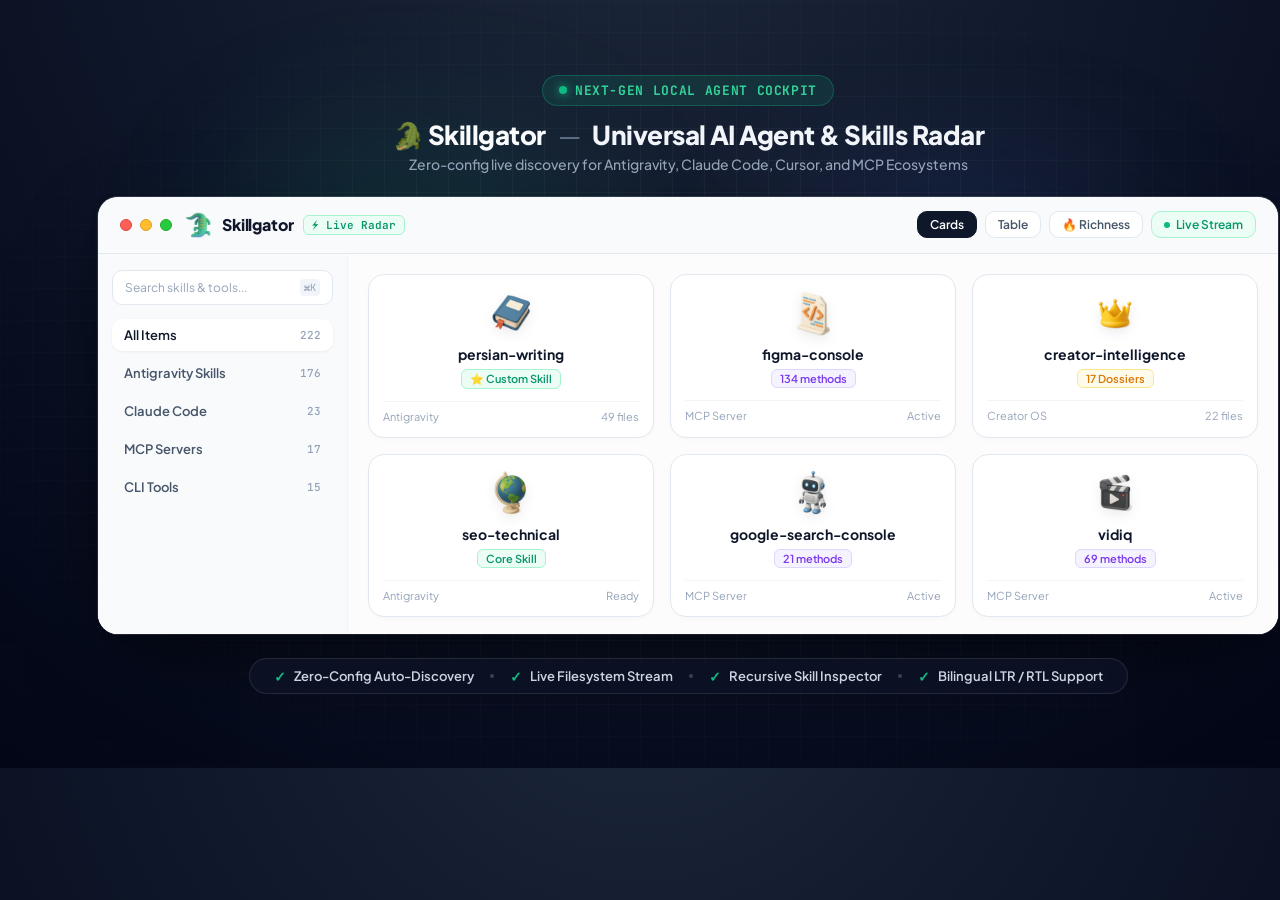
<file: banner_gen.html>
<!DOCTYPE html>
<html>
<head>
  <meta charset="UTF-8">
  <link rel="preconnect" href="https://fonts.googleapis.com">
  <link rel="preconnect" href="https://fonts.gstatic.com" crossorigin>
  <link href="https://fonts.googleapis.com/css2?family=Plus+Jakarta+Sans:wght@400;500;600;700;800&family=JetBrains+Mono:wght@400;500;600&display=swap" rel="stylesheet">
  <style>
    * { margin: 0; padding: 0; box-sizing: border-box; }
    
    body {
      width: 1376px;
      height: 768px;
      background: radial-gradient(circle at 50% -20%, #1e293b 0%, #0f172a 45%, #020617 100%);
      font-family: 'Plus Jakarta Sans', -apple-system, BlinkMacSystemFont, sans-serif;
      display: flex;
      flex-direction: column;
      align-items: center;
      justify-content: center;
      overflow: hidden;
      position: relative;
      color: #0f172a;
    }
    
    /* Background grid and glows */
    .grid-pattern {
      position: absolute;
      inset: 0;
      background-image: 
        linear-gradient(to right, rgba(255, 255, 255, 0.04) 1px, transparent 1px),
        linear-gradient(to bottom, rgba(255, 255, 255, 0.04) 1px, transparent 1px);
      background-size: 32px 32px;
      mask-image: radial-gradient(ellipse at center, rgba(0,0,0,1) 40%, rgba(0,0,0,0) 85%);
      pointer-events: none;
    }

    .ambient-glow-emerald {
      position: absolute;
      width: 650px;
      height: 400px;
      background: radial-gradient(circle, rgba(16, 185, 129, 0.22) 0%, rgba(16, 185, 129, 0.04) 55%, transparent 70%);
      filter: blur(60px);
      top: 40%;
      left: 30%;
      transform: translate(-50%, -50%);
      pointer-events: none;
    }

    .ambient-glow-blue {
      position: absolute;
      width: 650px;
      height: 400px;
      background: radial-gradient(circle, rgba(59, 130, 246, 0.20) 0%, rgba(99, 102, 241, 0.05) 55%, transparent 70%);
      filter: blur(60px);
      top: 45%;
      left: 70%;
      transform: translate(-50%, -50%);
      pointer-events: none;
    }

    /* Top Headline Badge & Title */
    .hero-header {
      position: relative;
      z-index: 20;
      text-align: center;
      margin-bottom: 24px;
    }

    .badge-wrap {
      display: inline-flex;
      align-items: center;
      gap: 8px;
      padding: 6px 16px;
      background: rgba(16, 185, 129, 0.12);
      border: 1px solid rgba(16, 185, 129, 0.3);
      border-radius: 9999px;
      margin-bottom: 12px;
      backdrop-filter: blur(12px);
    }

    .badge-dot {
      width: 8px;
      height: 8px;
      background: #10b981;
      border-radius: 50%;
      box-shadow: 0 0 10px #10b981;
    }

    .badge-text {
      color: #34d399;
      font-size: 13px;
      font-weight: 700;
      letter-spacing: 0.05em;
      text-transform: uppercase;
      font-family: 'JetBrains Mono', monospace;
    }

    .hero-title {
      font-size: 26px;
      font-weight: 800;
      color: #f8fafc;
      letter-spacing: -0.02em;
      display: flex;
      align-items: center;
      justify-content: center;
      gap: 12px;
    }

    .hero-subtitle {
      font-size: 14px;
      color: #94a3b8;
      font-weight: 500;
      margin-top: 4px;
    }

    /* Floating Showcase Mockup Window */
    .mockup-window {
      position: relative;
      z-index: 10;
      width: 1180px;
      background: rgba(255, 255, 255, 0.98);
      border-radius: 20px;
      box-shadow: 
        0 30px 80px -20px rgba(0, 0, 0, 0.65),
        0 0 0 1px rgba(255, 255, 255, 0.15),
        0 2px 8px rgba(0, 0, 0, 0.1);
      overflow: hidden;
      display: flex;
      flex-direction: column;
    }

    /* macOS Window Bar */
    .window-header {
      padding: 14px 22px;
      background: #f8fafc;
      border-bottom: 1px solid #e2e8f0;
      display: flex;
      align-items: center;
      justify-content: space-between;
    }

    .window-controls {
      display: flex;
      align-items: center;
      gap: 8px;
    }

    .control-dot {
      width: 12px;
      height: 12px;
      border-radius: 50%;
    }
    .dot-red { background: #ff5f56; border: 1px solid #e0443e; }
    .dot-yellow { background: #ffbd2e; border: 1px solid #dea123; }
    .dot-green { background: #27c93f; border: 1px solid #1aab29; }

    .brand-left {
      display: flex;
      align-items: center;
      gap: 10px;
      margin-left: 12px;
    }

    .brand-title {
      font-size: 16px;
      font-weight: 800;
      color: #0f172a;
      letter-spacing: -0.01em;
    }

    .brand-badge {
      font-size: 11px;
      font-family: 'JetBrains Mono', monospace;
      font-weight: 600;
      color: #059669;
      background: #ecfdf5;
      padding: 2px 8px;
      border-radius: 6px;
      border: 1px solid #a7f3d0;
    }

    .header-pills {
      display: flex;
      align-items: center;
      gap: 8px;
    }

    .header-pill {
      font-size: 12px;
      font-weight: 600;
      color: #475569;
      padding: 5px 12px;
      border-radius: 10px;
      background: #ffffff;
      border: 1px solid #e2e8f0;
      display: flex;
      align-items: center;
      gap: 6px;
    }
    .header-pill.active {
      background: #0f172a;
      color: #ffffff;
      border-color: #0f172a;
    }

    /* Window Body */
    .window-body {
      display: flex;
      height: 380px;
      background: #ffffff;
    }

    /* Left Sidebar */
    .sidebar {
      width: 250px;
      padding: 16px 14px;
      border-right: 1px solid #f1f5f9;
      background: #f8fafc;
      display: flex;
      flex-direction: column;
      gap: 6px;
    }

    .search-mock {
      background: #ffffff;
      border: 1px solid #e2e8f0;
      border-radius: 10px;
      padding: 8px 12px;
      font-size: 12px;
      color: #94a3b8;
      display: flex;
      align-items: center;
      justify-content: space-between;
      margin-bottom: 8px;
    }

    .sidebar-item {
      padding: 8px 12px;
      border-radius: 10px;
      font-size: 13px;
      font-weight: 600;
      color: #475569;
      display: flex;
      align-items: center;
      justify-content: space-between;
    }
    .sidebar-item.active {
      background: #ffffff;
      color: #0f172a;
      box-shadow: 0 1px 3px rgba(0,0,0,0.06);
    }
    .sidebar-count {
      font-size: 11px;
      font-family: 'JetBrains Mono', monospace;
      color: #94a3b8;
      font-weight: 500;
    }

    /* Cards Grid */
    .main-grid {
      flex: 1;
      padding: 20px;
      display: grid;
      grid-template-columns: repeat(3, 1fr);
      gap: 16px;
      background: #fcfcfd;
    }

    .card {
      background: #ffffff;
      border: 1px solid #e2e8f0;
      border-radius: 16px;
      padding: 14px;
      display: flex;
      flex-direction: column;
      align-items: center;
      text-align: center;
      box-shadow: 0 2px 4px rgba(0,0,0,0.02);
      position: relative;
    }

    .card-icon {
      width: 48px;
      height: 48px;
      margin-bottom: 8px;
      display: flex;
      align-items: center;
      justify-content: center;
    }
    .card-icon img {
      width: 100%;
      height: 100%;
      object-fit: contain;
      filter: drop-shadow(0 4px 6px rgba(0,0,0,0.08));
    }

    .card-title {
      font-size: 14px;
      font-weight: 700;
      color: #0f172a;
      margin-bottom: 6px;
      white-space: nowrap;
      overflow: hidden;
      text-overflow: ellipsis;
      max-width: 100%;
    }

    .card-tag {
      font-size: 11px;
      font-weight: 600;
      color: #059669;
      background: #ecfdf5;
      padding: 2px 8px;
      border-radius: 6px;
      border: 1px solid #a7f3d0;
    }
    .card-tag.purple {
      color: #7c3aed;
      background: #f5f3ff;
      border-color: #ddd6fe;
    }
    .card-tag.amber {
      color: #d97706;
      background: #fffbeb;
      border-color: #fde68a;
    }

    .card-footer {
      width: 100%;
      margin-top: 12px;
      padding-top: 8px;
      border-top: 1px solid #f1f5f9;
      display: flex;
      justify-content: space-between;
      font-size: 11px;
      color: #94a3b8;
    }

    /* Bottom Features Ribbon */
    .banner-footer {
      position: relative;
      z-index: 20;
      margin-top: 24px;
      display: flex;
      align-items: center;
      gap: 16px;
      background: rgba(15, 23, 42, 0.6);
      padding: 8px 24px;
      border-radius: 9999px;
      border: 1px solid rgba(255, 255, 255, 0.1);
      backdrop-filter: blur(10px);
    }

    .banner-feature {
      display: flex;
      align-items: center;
      gap: 8px;
      color: #cbd5e1;
      font-size: 13px;
      font-weight: 600;
    }

    .feature-check {
      color: #10b981;
      font-size: 14px;
    }

    .dot-separator {
      width: 4px;
      height: 4px;
      background: rgba(255, 255, 255, 0.2);
      border-radius: 50%;
    }
  </style>
</head>
<body>
  <div class="grid-pattern"></div>
  <div class="ambient-glow-emerald"></div>
  <div class="ambient-glow-blue"></div>

  <!-- Hero Header -->
  <div class="hero-header">
    <div class="badge-wrap">
      <span class="badge-dot"></span>
      <span class="badge-text">Next-Gen Local Agent Cockpit</span>
    </div>
    <div class="hero-title">
      <span>🐊 Skillgator</span>
      <span style="color:#64748b; font-weight:400;">—</span>
      <span style="color:#f1f5f9;">Universal AI Agent & Skills Radar</span>
    </div>
    <div class="hero-subtitle">
      Zero-config live discovery for Antigravity, Claude Code, Cursor, and MCP Ecosystems
    </div>
  </div>

  <!-- Floating Mockup Window -->
  <div class="mockup-window">
    <div class="window-header">
      <div style="display:flex; align-items:center;">
        <div class="window-controls">
          <span class="control-dot dot-red"></span>
          <span class="control-dot dot-yellow"></span>
          <span class="control-dot dot-green"></span>
        </div>
        <div class="brand-left">
          <img src="assets/crocodile_3d.png" style="width: 28px; height: 28px; object-fit: contain;">
          <span class="brand-title">Skillgator</span>
          <span class="brand-badge">⚡ Live Radar</span>
        </div>
      </div>
      
      <div class="header-pills">
        <span class="header-pill active">Cards</span>
        <span class="header-pill">Table</span>
        <span class="header-pill">🔥 Richness</span>
        <span class="header-pill" style="color: #059669; background: #ecfdf5; border-color: #a7f3d0;">
          <span style="width:6px; height:6px; background:#10b981; border-radius:50%; display:inline-block;"></span>
          Live Stream
        </span>
      </div>
    </div>

    <div class="window-body">
      <!-- Sidebar -->
      <div class="sidebar">
        <div class="search-mock">
          <span>Search skills & tools...</span>
          <span style="font-family:'JetBrains Mono'; font-size:10px; background:#f1f5f9; padding:2px 4px; border-radius:4px;">⌘K</span>
        </div>
        <div class="sidebar-item active">
          <span>All Items</span>
          <span class="sidebar-count">222</span>
        </div>
        <div class="sidebar-item">
          <span>Antigravity Skills</span>
          <span class="sidebar-count">176</span>
        </div>
        <div class="sidebar-item">
          <span>Claude Code</span>
          <span class="sidebar-count">23</span>
        </div>
        <div class="sidebar-item">
          <span>MCP Servers</span>
          <span class="sidebar-count">17</span>
        </div>
        <div class="sidebar-item">
          <span>CLI Tools</span>
          <span class="sidebar-count">15</span>
        </div>
      </div>

      <!-- Main Grid Cards -->
      <div class="main-grid">
        <div class="card">
          <div class="card-icon"><img src="assets/thiings/book.png"></div>
          <div class="card-title">persian-writing</div>
          <span class="card-tag">⭐ Custom Skill</span>
          <div class="card-footer">
            <span>Antigravity</span>
            <span>49 files</span>
          </div>
        </div>

        <div class="card">
          <div class="card-icon"><img src="assets/thiings/code.png"></div>
          <div class="card-title">figma-console</div>
          <span class="card-tag purple">134 methods</span>
          <div class="card-footer">
            <span>MCP Server</span>
            <span>Active</span>
          </div>
        </div>

        <div class="card">
          <div class="card-icon"><img src="assets/thiings/crown.png"></div>
          <div class="card-title">creator-intelligence</div>
          <span class="card-tag amber">17 Dossiers</span>
          <div class="card-footer">
            <span>Creator OS</span>
            <span>22 files</span>
          </div>
        </div>

        <div class="card">
          <div class="card-icon"><img src="assets/thiings/globe.png"></div>
          <div class="card-title">seo-technical</div>
          <span class="card-tag">Core Skill</span>
          <div class="card-footer">
            <span>Antigravity</span>
            <span>Ready</span>
          </div>
        </div>

        <div class="card">
          <div class="card-icon"><img src="assets/thiings/robot.png"></div>
          <div class="card-title">google-search-console</div>
          <span class="card-tag purple">21 methods</span>
          <div class="card-footer">
            <span>MCP Server</span>
            <span>Active</span>
          </div>
        </div>

        <div class="card">
          <div class="card-icon"><img src="assets/thiings/video.png"></div>
          <div class="card-title">vidiq</div>
          <span class="card-tag purple">69 methods</span>
          <div class="card-footer">
            <span>MCP Server</span>
            <span>Active</span>
          </div>
        </div>
      </div>
    </div>
  </div>

  <!-- Bottom Features Ribbon -->
  <div class="banner-footer">
    <div class="banner-feature">
      <span class="feature-check">✓</span>
      <span>Zero-Config Auto-Discovery</span>
    </div>
    <div class="dot-separator"></div>
    <div class="banner-feature">
      <span class="feature-check">✓</span>
      <span>Live Filesystem Stream</span>
    </div>
    <div class="dot-separator"></div>
    <div class="banner-feature">
      <span class="feature-check">✓</span>
      <span>Recursive Skill Inspector</span>
    </div>
    <div class="dot-separator"></div>
    <div class="banner-feature">
      <span class="feature-check">✓</span>
      <span>Bilingual LTR / RTL Support</span>
    </div>
  </div>
</body>
</html>
</file>
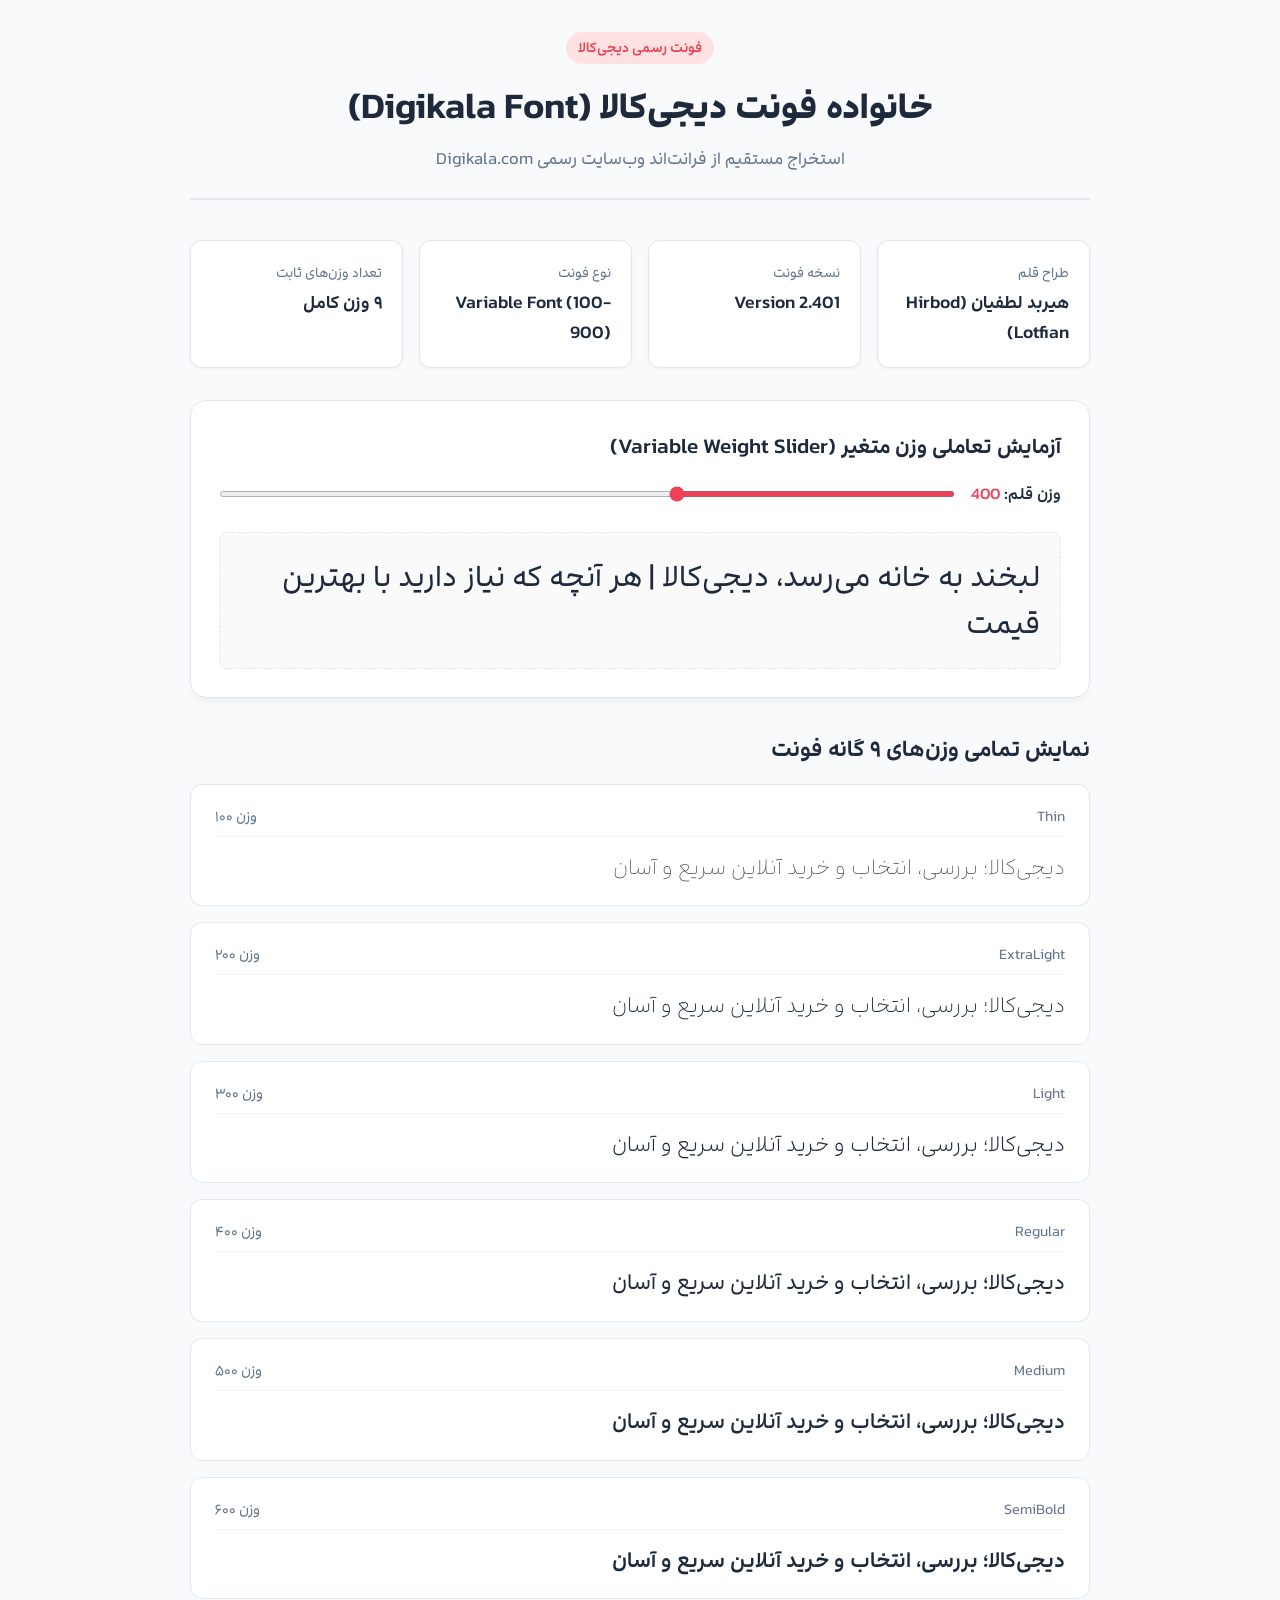
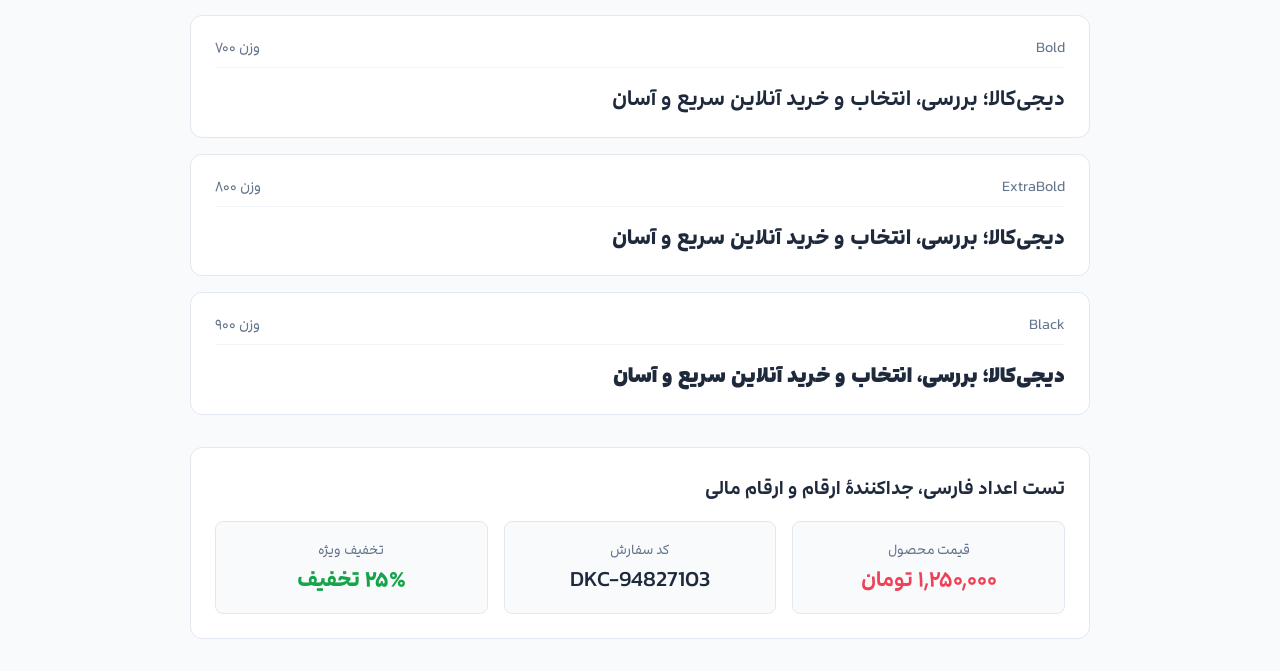
<file: fonts/preview.html>
<!DOCTYPE html>
<html lang="fa" dir="rtl">
<head>
  <meta charset="UTF-8">
  <meta name="viewport" content="width=device-width, initial-scale=1.0">
  <title>پیش‌نمایش فونت اختصاصی دیجی‌کالا (Digikala Font)</title>
  <link rel="stylesheet" href="digikala-font.css">
  <style>
    :root {
      --bg-color: #f8fafc;
      --card-bg: #ffffff;
      --text-main: #1e293b;
      --text-muted: #64748b;
      --primary: #ef4056;
      --border: #e2e8f0;
    }

    * {
      box-sizing: border-box;
      margin: 0;
      padding: 0;
    }

    body {
      font-family: 'Digikala', system-ui, sans-serif;
      background-color: var(--bg-color);
      color: var(--text-main);
      padding: 2rem 1rem;
      line-height: 1.7;
      direction: rtl;
    }

    .container {
      max-width: 900px;
      margin: 0 auto;
    }

    header {
      text-align: center;
      margin-bottom: 2.5rem;
      padding-bottom: 1.5rem;
      border-bottom: 2px solid var(--border);
    }

    .badge {
      display: inline-block;
      background-color: #fee2e2;
      color: var(--primary);
      padding: 0.25rem 0.75rem;
      border-radius: 9999px;
      font-size: 0.875rem;
      font-weight: 600;
      margin-bottom: 0.75rem;
    }

    h1 {
      font-size: 2.25rem;
      font-weight: 800;
      color: var(--text-main);
      margin-bottom: 0.5rem;
    }

    .subtitle {
      color: var(--text-muted);
      font-size: 1.05rem;
    }

    .meta-grid {
      display: grid;
      grid-template-columns: repeat(auto-fit, minmax(200px, 1fr));
      gap: 1rem;
      margin-bottom: 2rem;
    }

    .meta-card {
      background: var(--card-bg);
      padding: 1.25rem;
      border-radius: 12px;
      border: 1px solid var(--border);
      box-shadow: 0 1px 3px rgba(0,0,0,0.05);
    }

    .meta-title {
      font-size: 0.85rem;
      color: var(--text-muted);
      margin-bottom: 0.25rem;
    }

    .meta-value {
      font-size: 1.1rem;
      font-weight: 700;
    }

    .interactive-card {
      background: var(--card-bg);
      border-radius: 16px;
      padding: 1.75rem;
      border: 1px solid var(--border);
      box-shadow: 0 4px 6px -1px rgba(0,0,0,0.05);
      margin-bottom: 2rem;
    }

    .slider-box {
      display: flex;
      align-items: center;
      gap: 1rem;
      margin-bottom: 1.5rem;
    }

    .slider-box input[type="range"] {
      flex: 1;
      height: 6px;
      accent-color: var(--primary);
    }

    #sample-text {
      font-size: 1.85rem;
      line-height: 1.6;
      border: 1px dashed var(--border);
      padding: 1.25rem;
      border-radius: 8px;
      background-color: #fafafa;
      outline: none;
    }

    .weights-list {
      display: flex;
      flex-direction: column;
      gap: 1rem;
    }

    .weight-item {
      background: var(--card-bg);
      padding: 1.25rem 1.5rem;
      border-radius: 12px;
      border: 1px solid var(--border);
      display: flex;
      flex-direction: column;
      gap: 0.5rem;
    }

    .weight-header {
      display: flex;
      justify-content: space-between;
      color: var(--text-muted);
      font-size: 0.9rem;
      border-bottom: 1px solid #f1f5f9;
      padding-bottom: 0.4rem;
    }

    .weight-preview {
      font-size: 1.35rem;
      margin-top: 0.25rem;
    }

    .digits-section {
      margin-top: 2rem;
      background: var(--card-bg);
      padding: 1.5rem;
      border-radius: 12px;
      border: 1px solid var(--border);
    }

    .digits-grid {
      display: grid;
      grid-template-columns: repeat(auto-fit, minmax(180px, 1fr));
      gap: 1rem;
      margin-top: 1rem;
      font-size: 1.15rem;
    }

    .price-box {
      background: #f8fafc;
      padding: 1rem;
      border-radius: 8px;
      border: 1px solid #e2e8f0;
      text-align: center;
    }
  </style>
</head>
<body>
  <div class="container">
    <header>
      <span class="badge">فونت رسمی دیجی‌کالا</span>
      <h1>خانواده فونت دیجی‌کالا (Digikala Font)</h1>
      <p class="subtitle">استخراج مستقیم از فرانت‌اند وب‌سایت رسمی Digikala.com</p>
    </header>

    <div class="meta-grid">
      <div class="meta-card">
        <div class="meta-title">طراح قلم</div>
        <div class="meta-value">هیربد لطفیان (Hirbod Lotfian)</div>
      </div>
      <div class="meta-card">
        <div class="meta-title">نسخه فونت</div>
        <div class="meta-value">Version 2.401</div>
      </div>
      <div class="meta-card">
        <div class="meta-title">نوع فونت</div>
        <div class="meta-value">Variable Font (100-900)</div>
      </div>
      <div class="meta-card">
        <div class="meta-title">تعداد وزن‌های ثابت</div>
        <div class="meta-value">۹ وزن کامل</div>
      </div>
    </div>

    <div class="interactive-card">
      <h2 style="font-size: 1.3rem; margin-bottom: 1rem;">آزمایش تعاملی وزن متغیر (Variable Weight Slider)</h2>
      <div class="slider-box">
        <label for="weight-range" style="font-weight: 600;">وزن قلم: <span id="weight-val" style="color: var(--primary);">400</span></label>
        <input type="range" id="weight-range" min="100" max="900" step="10" value="400">
      </div>
      <div id="sample-text" contenteditable="true">
        لبخند به خانه می‌رسد، دیجی‌کالا | هر آنچه که نیاز دارید با بهترین قیمت
      </div>
    </div>

    <h2 style="font-size: 1.4rem; margin-bottom: 1rem;">نمایش تمامی وزن‌های ۹ گانه فونت</h2>
    <div class="weights-list">
      <div class="weight-item">
        <div class="weight-header"><span>Thin</span><span>وزن ۱۰۰</span></div>
        <div class="weight-preview" style="font-weight: 100;">دیجی‌کالا؛ بررسی، انتخاب و خرید آنلاین سریع و آسان</div>
      </div>
      <div class="weight-item">
        <div class="weight-header"><span>ExtraLight</span><span>وزن ۲۰۰</span></div>
        <div class="weight-preview" style="font-weight: 200;">دیجی‌کالا؛ بررسی، انتخاب و خرید آنلاین سریع و آسان</div>
      </div>
      <div class="weight-item">
        <div class="weight-header"><span>Light</span><span>وزن ۳۰۰</span></div>
        <div class="weight-preview" style="font-weight: 300;">دیجی‌کالا؛ بررسی، انتخاب و خرید آنلاین سریع و آسان</div>
      </div>
      <div class="weight-item">
        <div class="weight-header"><span>Regular</span><span>وزن ۴۰۰</span></div>
        <div class="weight-preview" style="font-weight: 400;">دیجی‌کالا؛ بررسی، انتخاب و خرید آنلاین سریع و آسان</div>
      </div>
      <div class="weight-item">
        <div class="weight-header"><span>Medium</span><span>وزن ۵۰۰</span></div>
        <div class="weight-preview" style="font-weight: 500;">دیجی‌کالا؛ بررسی، انتخاب و خرید آنلاین سریع و آسان</div>
      </div>
      <div class="weight-item">
        <div class="weight-header"><span>SemiBold</span><span>وزن ۶۰۰</span></div>
        <div class="weight-preview" style="font-weight: 600;">دیجی‌کالا؛ بررسی، انتخاب و خرید آنلاین سریع و آسان</div>
      </div>
      <div class="weight-item">
        <div class="weight-header"><span>Bold</span><span>وزن ۷۰۰</span></div>
        <div class="weight-preview" style="font-weight: 700;">دیجی‌کالا؛ بررسی، انتخاب و خرید آنلاین سریع و آسان</div>
      </div>
      <div class="weight-item">
        <div class="weight-header"><span>ExtraBold</span><span>وزن ۸۰۰</span></div>
        <div class="weight-preview" style="font-weight: 800;">دیجی‌کالا؛ بررسی، انتخاب و خرید آنلاین سریع و آسان</div>
      </div>
      <div class="weight-item">
        <div class="weight-header"><span>Black</span><span>وزن ۹۰۰</span></div>
        <div class="weight-preview" style="font-weight: 900;">دیجی‌کالا؛ بررسی، انتخاب و خرید آنلاین سریع و آسان</div>
      </div>
    </div>

    <div class="digits-section">
      <h3 style="font-size: 1.2rem;">تست اعداد فارسی، جداکنندهٔ ارقام و ارقام مالی</h3>
      <div class="digits-grid">
        <div class="price-box">
          <div style="font-size: 0.85rem; color: var(--text-muted);">قیمت محصول</div>
          <div style="font-weight: 700; font-size: 1.35rem; color: var(--primary);">۱٬۲۵۰٬۰۰۰ تومان</div>
        </div>
        <div class="price-box">
          <div style="font-size: 0.85rem; color: var(--text-muted);">کد سفارش</div>
          <div style="font-weight: 600; font-size: 1.35rem;">DKC-94827103</div>
        </div>
        <div class="price-box">
          <div style="font-size: 0.85rem; color: var(--text-muted);">تخفیف ویژه</div>
          <div style="font-weight: 800; font-size: 1.35rem; color: #16a34a;">۲۵٪ تخفیف</div>
        </div>
      </div>
    </div>
  </div>

  <script>
    const slider = document.getElementById('weight-range');
    const valDisplay = document.getElementById('weight-val');
    const sampleText = document.getElementById('sample-text');

    slider.addEventListener('input', (e) => {
      const val = e.target.value;
      valDisplay.textContent = val;
      sampleText.style.fontWeight = val;
    });
  </script>
</body>
</html>
</file>
<file: fonts/digikala-font.css>
/* ==========================================================================
   Digikala Font - فونت اختصاصی وب‌سایت دیجی‌کالا
   طراح: هیربد لطفیان (Hirbod Lotfian)
   نسخه: 2.401
   ========================================================================== */

/* ۱. نسخه متغیر (Variable Font) */
@font-face {
  font-family: 'Digikala';
  font-style: normal;
  font-weight: 100 900;
  font-display: swap;
  src: url('webfonts/Digikala-Variable.woff2') format('woff2-variations'),
       url('variable/Digikala-Variable.ttf') format('truetype');
}

/* ۲. نسخه‌های با وزن ثابت (Static Weights) */
@font-face {
  font-family: 'Digikala Static';
  font-style: normal;
  font-weight: 100;
  font-display: swap;
  src: url('webfonts/Digikala-Thin.woff2') format('woff2'),
       url('ttf/Digikala-Thin.ttf') format('truetype');
}

@font-face {
  font-family: 'Digikala Static';
  font-style: normal;
  font-weight: 200;
  font-display: swap;
  src: url('webfonts/Digikala-ExtraLight.woff2') format('woff2'),
       url('ttf/Digikala-ExtraLight.ttf') format('truetype');
}

@font-face {
  font-family: 'Digikala Static';
  font-style: normal;
  font-weight: 300;
  font-display: swap;
  src: url('webfonts/Digikala-Light.woff2') format('woff2'),
       url('ttf/Digikala-Light.ttf') format('truetype');
}

@font-face {
  font-family: 'Digikala Static';
  font-style: normal;
  font-weight: 400;
  font-display: swap;
  src: url('webfonts/Digikala-Regular.woff2') format('woff2'),
       url('ttf/Digikala-Regular.ttf') format('truetype');
}

@font-face {
  font-family: 'Digikala Static';
  font-style: normal;
  font-weight: 500;
  font-display: swap;
  src: url('webfonts/Digikala-Medium.woff2') format('woff2'),
       url('ttf/Digikala-Medium.ttf') format('truetype');
}

@font-face {
  font-family: 'Digikala Static';
  font-style: normal;
  font-weight: 600;
  font-display: swap;
  src: url('webfonts/Digikala-SemiBold.woff2') format('woff2'),
       url('ttf/Digikala-SemiBold.ttf') format('truetype');
}

@font-face {
  font-family: 'Digikala Static';
  font-style: normal;
  font-weight: 700;
  font-display: swap;
  src: url('webfonts/Digikala-Bold.woff2') format('woff2'),
       url('ttf/Digikala-Bold.ttf') format('truetype');
}

@font-face {
  font-family: 'Digikala Static';
  font-style: normal;
  font-weight: 800;
  font-display: swap;
  src: url('webfonts/Digikala-ExtraBold.woff2') format('woff2'),
       url('ttf/Digikala-ExtraBold.ttf') format('truetype');
}

@font-face {
  font-family: 'Digikala Static';
  font-style: normal;
  font-weight: 900;
  font-display: swap;
  src: url('webfonts/Digikala-Black.woff2') format('woff2'),
       url('ttf/Digikala-Black.ttf') format('truetype');
}

/* ۳. فونت آیکون اختصاصی دیجی‌کالا */
@font-face {
  font-family: 'CubeFontIcon';
  font-style: normal;
  font-weight: 100;
  font-display: swap;
  src: url('icon-font/CubeFontIcon-v8.12.woff') format('woff'),
       url('icon-font/CubeFontIcon-v8.12.ttf') format('truetype');
}
</file>
